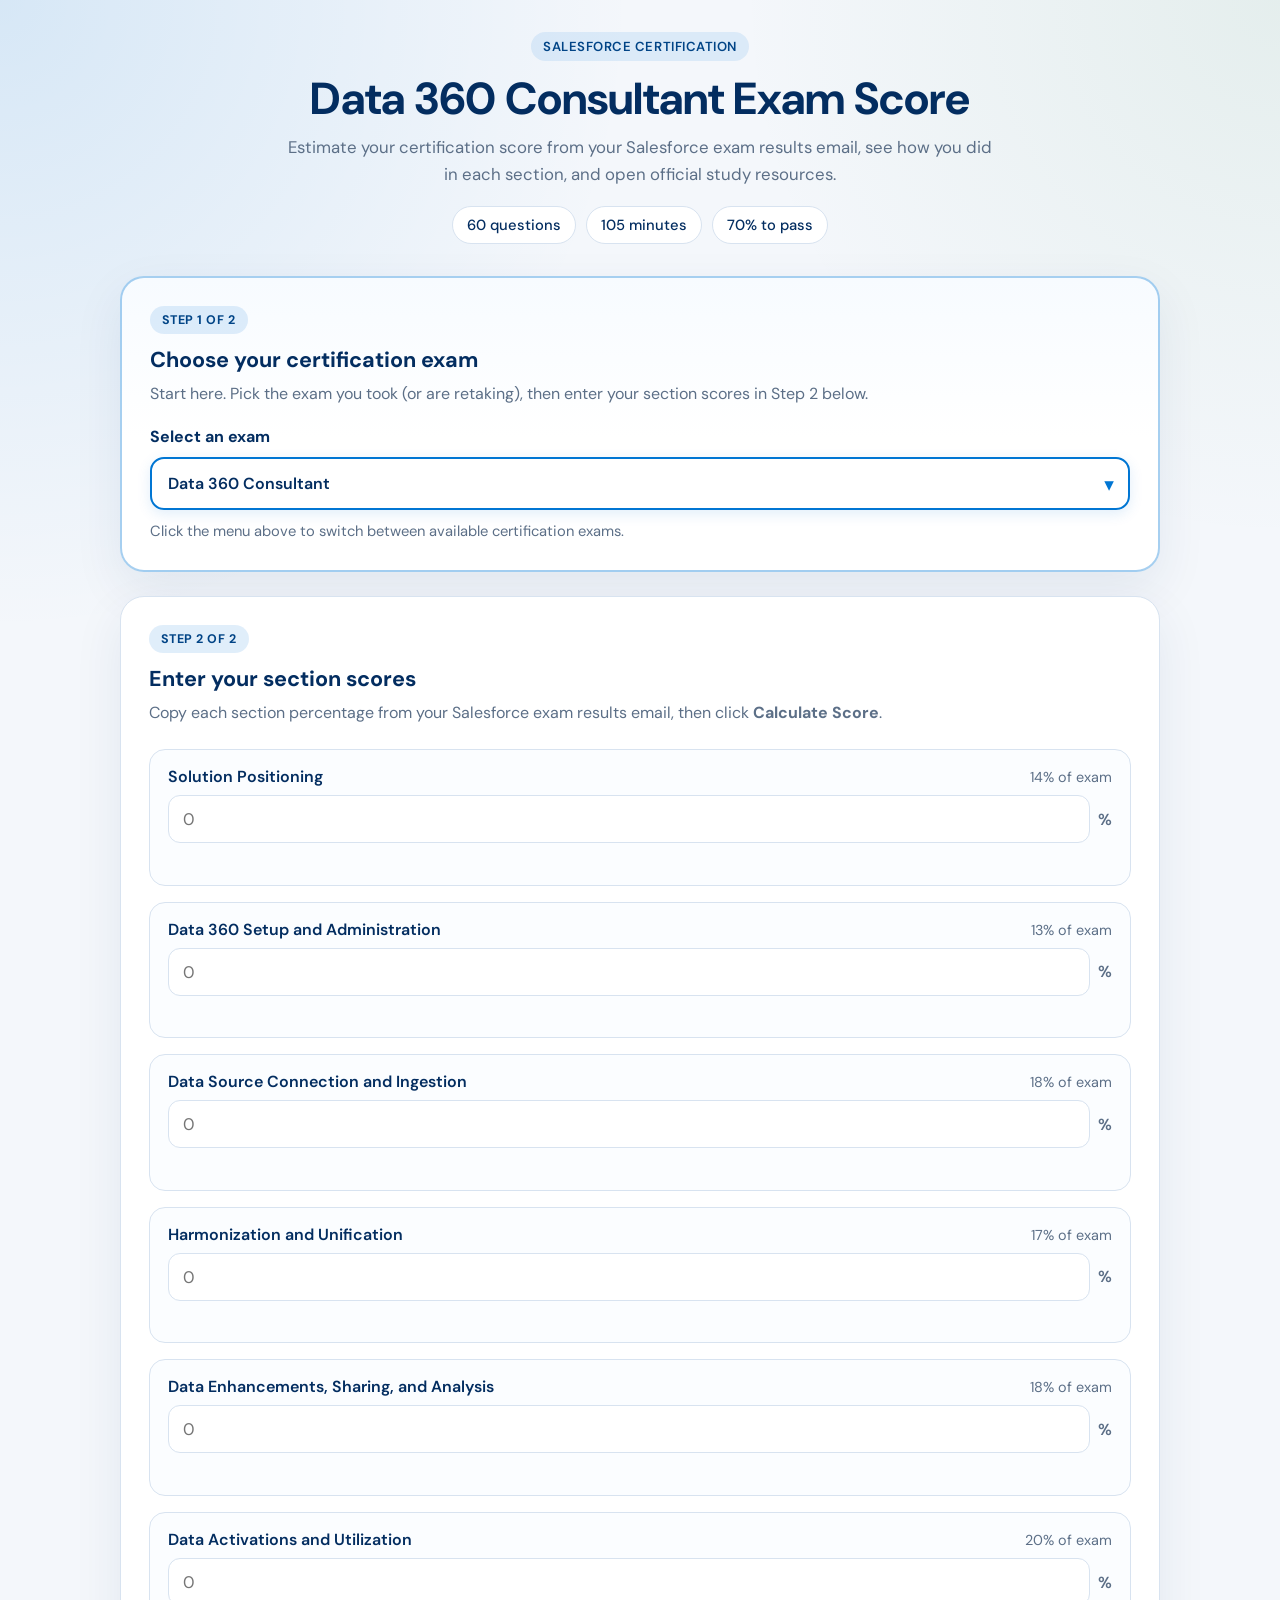
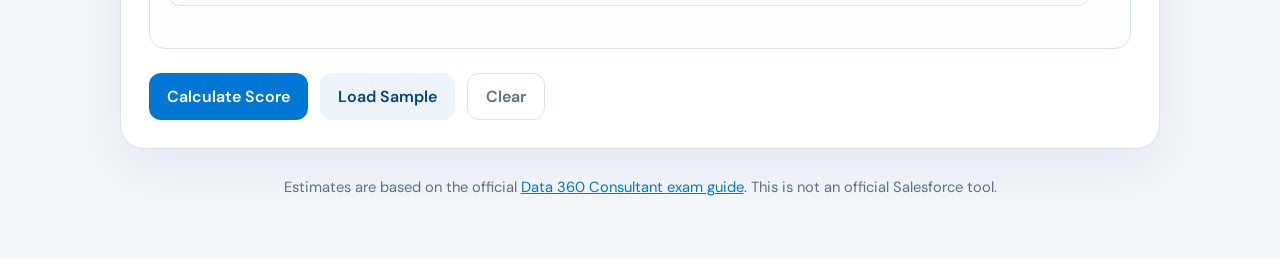
<file: index.html>
<!DOCTYPE html>
<html lang="en">
  <head>
    <meta charset="UTF-8" />
    <meta name="viewport" content="width=device-width, initial-scale=1.0" />
    <title>Salesforce Exam Score Calculator</title>
    <link rel="stylesheet" href="styles.css" />
    <link rel="preconnect" href="https://fonts.googleapis.com" />
    <link rel="preconnect" href="https://fonts.gstatic.com" crossorigin />
    <link
      href="https://fonts.googleapis.com/css2?family=DM+Sans:ital,opsz,wght@0,9..40,400;0,9..40,500;0,9..40,600;0,9..40,700;1,9..40,400&display=swap"
      rel="stylesheet"
    />
  </head>
  <body>
    <div class="page">
      <header class="hero">
        <div class="hero-badge">Salesforce Certification</div>
        <h1 id="hero-title">Salesforce Exam Score</h1>
        <p class="hero-subtitle">
          Estimate your certification score from your Salesforce exam results email,
          see how you did in each section, and open official study resources.
        </p>
        <div class="exam-meta" id="exam-meta"></div>
      </header>

      <main class="layout">
        <section class="card exam-picker-card" aria-labelledby="exam-picker-heading">
          <div class="step-badge">Step 1 of 2</div>
          <h2 id="exam-picker-heading" class="exam-picker-title">
            Choose your certification exam
          </h2>
          <p class="exam-picker-copy">
            Start here. Pick the exam you took (or are retaking), then enter your
            section scores in Step 2 below.
          </p>

          <label class="exam-select-label" for="exam-select">
            <span class="exam-select-label-text">Select an exam</span>
            <div class="exam-select-wrap">
              <select id="exam-select" class="exam-select" aria-describedby="exam-select-hint"></select>
              <span class="exam-select-chevron" aria-hidden="true">▾</span>
            </div>
          </label>
          <p id="exam-select-hint" class="exam-select-hint">
            Click the menu above to switch between available certification exams.
          </p>
        </section>

        <section class="card input-card">
          <div class="card-header">
            <div class="step-badge">Step 2 of 2</div>
            <h2>Enter your section scores</h2>
            <p>
              Copy each section percentage from your Salesforce exam results email,
              then click <strong>Calculate Score</strong>.
            </p>
          </div>

          <form id="score-form" novalidate>
            <div id="section-inputs" class="section-inputs"></div>

            <div class="form-actions">
              <button type="submit" class="btn btn-primary">
                Calculate Score
              </button>
              <button type="button" id="sample-btn" class="btn btn-secondary">
                Load Sample
              </button>
              <button type="button" id="clear-btn" class="btn btn-ghost">
                Clear
              </button>
            </div>
          </form>
        </section>

        <section id="results-card" class="card results-card hidden" aria-live="polite">
          <div class="card-header">
            <h2>Your Results</h2>
            <p id="results-subtitle">Estimated from your section percentages.</p>
          </div>

          <div class="score-legend" aria-label="Section score color guide">
            <span class="legend-item legend-weak">59% or below — needs focus</span>
            <span class="legend-item legend-mid">60–84% — getting there</span>
            <span class="legend-item legend-strong">85%+ — strong section</span>
          </div>

          <div class="overall-score">
            <div class="score-ring" id="score-ring">
              <svg viewBox="0 0 120 120" aria-hidden="true">
                <circle class="score-ring-track" cx="60" cy="60" r="52" />
                <circle class="score-ring-fill" id="score-ring-fill" cx="60" cy="60" r="52" />
              </svg>
              <div class="score-ring-label">
                <span class="score-value" id="overall-score">0%</span>
                <span class="score-caption">Overall Score</span>
              </div>
            </div>

            <div class="overall-details">
              <div id="pass-badge" class="pass-badge">Pass</div>
              <div class="stat-grid">
                <div class="stat">
                  <span class="stat-label">Passing Score</span>
                  <span class="stat-value" id="passing-score">70%</span>
                </div>
                <div class="stat">
                  <span class="stat-label">Est. Questions Correct</span>
                  <span class="stat-value" id="total-correct">0 / 60</span>
                </div>
                <div class="stat">
                  <span class="stat-label">Points From Passing</span>
                  <span class="stat-value" id="points-from-pass">0</span>
                </div>
              </div>
              <p id="result-message" class="result-message"></p>
            </div>
          </div>

          <div class="breakdown">
            <h3>Section Breakdown</h3>
            <p class="breakdown-copy">
              Sections appear in the same order as above. Each card is color-coded by
              your section score. Expand <strong>Official study resources</strong> on
              any section to see Help docs and Trailhead modules.
            </p>
            <div id="section-results" class="section-results"></div>
          </div>
        </section>
      </main>

      <footer class="footer">
        <p>
          Estimates are based on the official
          <a
            id="exam-guide-link"
            href="https://help.salesforce.com/s/articleView?id=005298940&type=1"
            target="_blank"
            rel="noopener noreferrer"
            >exam guide</a
          >. This is not an official Salesforce tool.
        </p>
      </footer>
    </div>

    <script src="exams.js"></script>
    <script src="app.js"></script>
  </body>
</html>
</file>
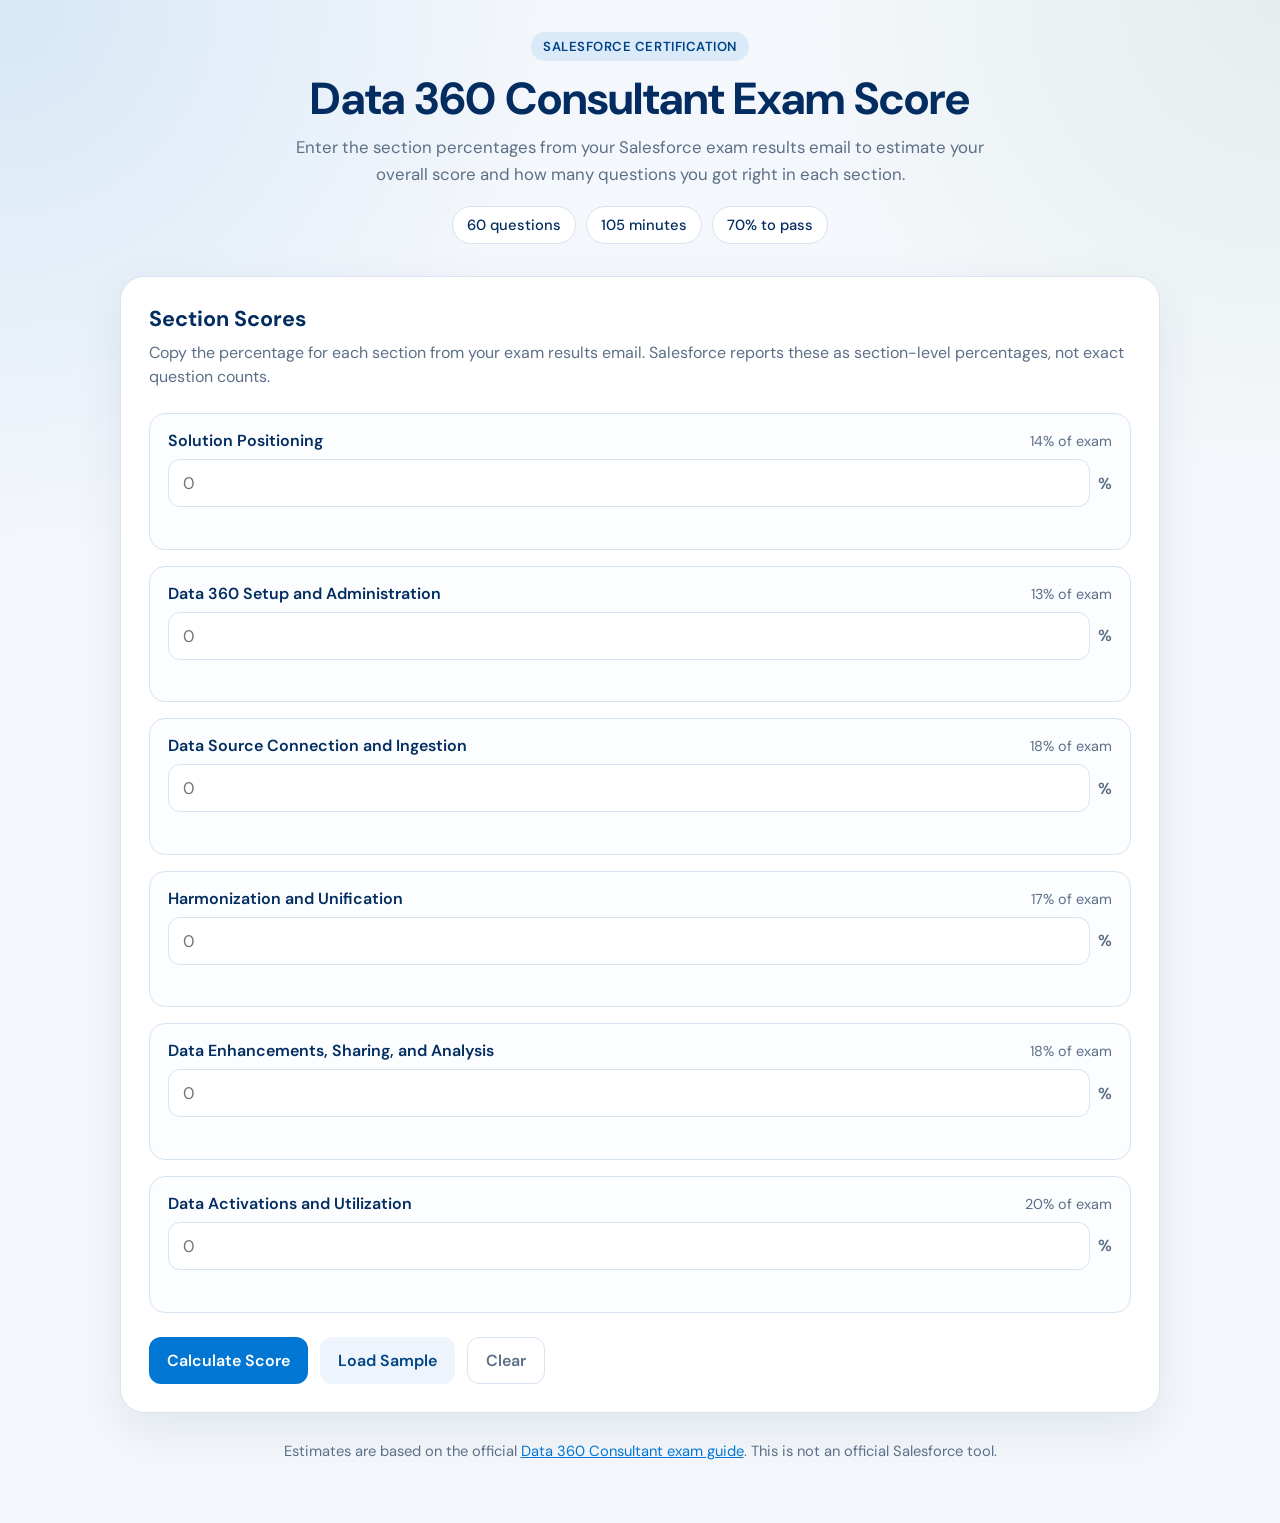
<file: standalone.html>
<!DOCTYPE html>
<html lang="en">
  <head>
    <meta charset="UTF-8" />
    <meta name="viewport" content="width=device-width, initial-scale=1.0" />
    <title>Data 360 Consultant Exam Score</title>
    <style>
:root {
  --bg: #f4f7fb;
  --surface: #ffffff;
  --text: #032d60;
  --text-muted: #5c6f87;
  --border: #d8e3f0;
  --primary: #0176d3;
  --primary-dark: #014486;
  --success: #2e844a;
  --success-soft: #e8f5ec;
  --danger: #ba0517;
  --danger-soft: #fde8ea;
  --ring-track: #e5edf7;
  --shadow: 0 18px 50px rgba(3, 45, 96, 0.08);
}

* {
  box-sizing: border-box;
}

body {
  margin: 0;
  font-family: "DM Sans", system-ui, sans-serif;
  color: var(--text);
  background:
    radial-gradient(circle at top left, rgba(1, 118, 211, 0.12), transparent 28%),
    radial-gradient(circle at top right, rgba(46, 132, 74, 0.08), transparent 24%),
    var(--bg);
}

a {
  color: var(--primary);
}

.page {
  max-width: 1080px;
  margin: 0 auto;
  padding: 32px 20px 48px;
}

.hero {
  text-align: center;
  margin-bottom: 32px;
}

.hero-badge {
  display: inline-block;
  padding: 6px 12px;
  border-radius: 999px;
  background: rgba(1, 118, 211, 0.1);
  color: var(--primary-dark);
  font-size: 0.82rem;
  font-weight: 600;
  letter-spacing: 0.04em;
  text-transform: uppercase;
}

.hero h1 {
  margin: 14px 0 10px;
  font-size: clamp(2rem, 4vw, 2.8rem);
  line-height: 1.1;
}

.hero-subtitle {
  max-width: 720px;
  margin: 0 auto;
  color: var(--text-muted);
  font-size: 1.05rem;
  line-height: 1.6;
}

.exam-meta {
  display: flex;
  justify-content: center;
  flex-wrap: wrap;
  gap: 10px;
  margin-top: 18px;
}

.exam-meta span {
  padding: 8px 14px;
  border-radius: 999px;
  background: var(--surface);
  border: 1px solid var(--border);
  font-size: 0.92rem;
  font-weight: 500;
}

.layout {
  display: grid;
  gap: 24px;
}

.card {
  background: var(--surface);
  border: 1px solid var(--border);
  border-radius: 24px;
  box-shadow: var(--shadow);
  padding: 28px;
}

.card-header h2,
.breakdown h3 {
  margin: 0 0 8px;
  font-size: 1.35rem;
}

.card-header p,
.breakdown p {
  margin: 0;
  color: var(--text-muted);
  line-height: 1.5;
}

.section-inputs {
  display: grid;
  gap: 16px;
  margin-top: 24px;
}

.section-input {
  display: grid;
  gap: 8px;
  padding: 16px 18px;
  border: 1px solid var(--border);
  border-radius: 16px;
  background: #fbfdff;
}

.section-input-copy {
  display: flex;
  justify-content: space-between;
  gap: 12px;
  align-items: baseline;
}

.section-input-name {
  font-weight: 600;
}

.section-input-weight {
  color: var(--text-muted);
  font-size: 0.9rem;
  white-space: nowrap;
}

.section-input-field {
  display: flex;
  align-items: center;
  gap: 8px;
}

.section-input-field input {
  width: 100%;
  border: 1px solid var(--border);
  border-radius: 12px;
  padding: 12px 14px;
  font: inherit;
  font-size: 1.05rem;
  color: var(--text);
  background: var(--surface);
}

.section-input-field input:focus {
  outline: 2px solid rgba(1, 118, 211, 0.25);
  border-color: var(--primary);
}

.input-suffix {
  color: var(--text-muted);
  font-weight: 600;
}

.field-error {
  min-height: 1.1rem;
  color: var(--danger);
  font-size: 0.88rem;
}

.form-actions {
  display: flex;
  flex-wrap: wrap;
  gap: 12px;
  margin-top: 24px;
}

.btn {
  border: none;
  border-radius: 12px;
  padding: 12px 18px;
  font: inherit;
  font-weight: 600;
  cursor: pointer;
  transition: transform 0.15s ease, background 0.15s ease;
}

.btn:hover {
  transform: translateY(-1px);
}

.btn-primary {
  background: var(--primary);
  color: white;
}

.btn-primary:hover {
  background: var(--primary-dark);
}

.btn-secondary {
  background: #eef4fb;
  color: var(--primary-dark);
}

.btn-ghost {
  background: transparent;
  color: var(--text-muted);
  border: 1px solid var(--border);
}

.hidden {
  display: none;
}

.overall-score {
  display: grid;
  grid-template-columns: 180px 1fr;
  gap: 28px;
  align-items: center;
  margin-top: 24px;
}

.score-ring {
  position: relative;
  width: 180px;
  height: 180px;
}

.score-ring svg {
  width: 100%;
  height: 100%;
  transform: rotate(-90deg);
}

.score-ring-track,
.score-ring-fill {
  fill: none;
  stroke-width: 10;
}

.score-ring-track {
  stroke: var(--ring-track);
}

.score-ring-fill {
  stroke: var(--primary);
  stroke-linecap: round;
  transition: stroke-dashoffset 0.5s ease;
}

.score-ring-label {
  position: absolute;
  inset: 0;
  display: flex;
  flex-direction: column;
  align-items: center;
  justify-content: center;
}

.score-value {
  font-size: 2rem;
  font-weight: 700;
}

.score-caption {
  color: var(--text-muted);
  font-size: 0.9rem;
}

.pass-badge {
  display: inline-flex;
  align-items: center;
  padding: 8px 14px;
  border-radius: 999px;
  font-weight: 700;
  margin-bottom: 16px;
}

.pass-badge.pass {
  background: var(--success-soft);
  color: var(--success);
}

.pass-badge.fail {
  background: var(--danger-soft);
  color: var(--danger);
}

.stat-grid {
  display: grid;
  grid-template-columns: repeat(3, minmax(0, 1fr));
  gap: 12px;
}

.stat {
  padding: 14px;
  border-radius: 14px;
  background: #f8fbff;
  border: 1px solid var(--border);
}

.stat-label {
  display: block;
  color: var(--text-muted);
  font-size: 0.86rem;
  margin-bottom: 6px;
}

.stat-value {
  font-size: 1.2rem;
  font-weight: 700;
}

.result-message {
  margin: 18px 0 0;
  color: var(--text-muted);
  line-height: 1.5;
}

.breakdown {
  margin-top: 28px;
}

.breakdown-copy {
  margin: 0 0 4px;
  color: var(--text-muted);
  line-height: 1.5;
}

.section-results {
  display: grid;
  gap: 14px;
  margin-top: 16px;
}

.section-result {
  padding: 18px;
  border-radius: 16px;
  border: 1px solid var(--border);
  background: #fbfdff;
}

.section-result-header {
  display: flex;
  justify-content: space-between;
  gap: 16px;
  align-items: start;
}

.section-result-header h4 {
  margin: 0 0 4px;
  font-size: 1rem;
}

.section-result-header p {
  margin: 0;
  color: var(--text-muted);
  font-size: 0.9rem;
}

.section-result-score {
  text-align: right;
}

.section-result-score span {
  display: block;
  font-size: 1.35rem;
  font-weight: 700;
}

.section-result-score small {
  color: var(--text-muted);
}

.progress-bar {
  height: 10px;
  margin-top: 14px;
  border-radius: 999px;
  background: var(--ring-track);
  overflow: hidden;
}

.progress-fill {
  height: 100%;
  border-radius: inherit;
  background: linear-gradient(90deg, var(--primary), #3ba0ff);
}

.section-result-footer {
  display: flex;
  justify-content: space-between;
  gap: 12px;
  margin-top: 10px;
  color: var(--text-muted);
  font-size: 0.88rem;
}

.study-resources {
  margin-top: 16px;
  padding-top: 16px;
  border-top: 1px solid var(--border);
}

.study-resources-priority {
  background: #f3f8ff;
  margin: 16px -18px -18px;
  padding: 16px 18px 18px;
  border-top: 1px solid #c9dcf3;
  border-radius: 0 0 16px 16px;
}

.study-resources-header {
  display: flex;
  align-items: center;
  justify-content: space-between;
  gap: 12px;
  margin-bottom: 10px;
}

.study-resources-title {
  font-size: 0.92rem;
  font-weight: 700;
  color: var(--text);
}

.study-resources-badge {
  padding: 4px 10px;
  border-radius: 999px;
  background: rgba(1, 118, 211, 0.12);
  color: var(--primary-dark);
  font-size: 0.78rem;
  font-weight: 700;
  text-transform: uppercase;
  letter-spacing: 0.03em;
}

.study-link-list {
  list-style: none;
  margin: 0;
  padding: 0;
  display: grid;
  gap: 8px;
}

.study-link {
  display: flex;
  align-items: center;
  justify-content: space-between;
  gap: 12px;
  padding: 10px 12px;
  border: 1px solid var(--border);
  border-radius: 12px;
  background: var(--surface);
  color: var(--text);
  text-decoration: none;
  transition: border-color 0.15s ease, background 0.15s ease, transform 0.15s ease;
}

.study-link:hover {
  border-color: var(--primary);
  background: #f7fbff;
  transform: translateX(2px);
}

.study-link-label {
  font-size: 0.92rem;
  font-weight: 600;
}

.study-link-source {
  flex-shrink: 0;
  padding: 4px 8px;
  border-radius: 999px;
  background: #eef4fb;
  color: var(--primary-dark);
  font-size: 0.75rem;
  font-weight: 700;
}

.footer {
  margin-top: 28px;
  text-align: center;
  color: var(--text-muted);
  font-size: 0.92rem;
}

@media (max-width: 760px) {
  .overall-score,
  .stat-grid {
    grid-template-columns: 1fr;
  }

  .score-ring {
    margin: 0 auto;
  }

  .section-input-copy {
    flex-direction: column;
    align-items: flex-start;
  }

  .section-result-header,
  .section-result-footer {
    flex-direction: column;
  }

  .section-result-score {
    text-align: left;
  }
}
</style>
    <link rel="preconnect" href="https://fonts.googleapis.com" />
    <link rel="preconnect" href="https://fonts.gstatic.com" crossorigin />
    <link
      href="https://fonts.googleapis.com/css2?family=DM+Sans:ital,opsz,wght@0,9..40,400;0,9..40,500;0,9..40,600;0,9..40,700;1,9..40,400&display=swap"
      rel="stylesheet"
    />
  </head>
  <body>
    <div class="page">
      <header class="hero">
        <div class="hero-badge">Salesforce Certification</div>
        <h1>Data 360 Consultant Exam Score</h1>
        <p class="hero-subtitle">
          Enter the section percentages from your Salesforce exam results email to
          estimate your overall score and how many questions you got right in each
          section.
        </p>
        <div class="exam-meta">
          <span>60 questions</span>
          <span>105 minutes</span>
          <span>70% to pass</span>
        </div>
      </header>

      <main class="layout">
        <section class="card input-card">
          <div class="card-header">
            <h2>Section Scores</h2>
            <p>
              Copy the percentage for each section from your exam results email.
              Salesforce reports these as section-level percentages, not exact
              question counts.
            </p>
          </div>

          <form id="score-form" novalidate>
            <div id="section-inputs" class="section-inputs"></div>

            <div class="form-actions">
              <button type="submit" class="btn btn-primary">
                Calculate Score
              </button>
              <button type="button" id="sample-btn" class="btn btn-secondary">
                Load Sample
              </button>
              <button type="button" id="clear-btn" class="btn btn-ghost">
                Clear
              </button>
            </div>
          </form>
        </section>

        <section id="results-card" class="card results-card hidden" aria-live="polite">
          <div class="card-header">
            <h2>Your Results</h2>
            <p id="results-subtitle">Estimated from your section percentages.</p>
          </div>

          <div class="overall-score">
            <div class="score-ring" id="score-ring">
              <svg viewBox="0 0 120 120" aria-hidden="true">
                <circle class="score-ring-track" cx="60" cy="60" r="52" />
                <circle class="score-ring-fill" id="score-ring-fill" cx="60" cy="60" r="52" />
              </svg>
              <div class="score-ring-label">
                <span class="score-value" id="overall-score">0%</span>
                <span class="score-caption">Overall Score</span>
              </div>
            </div>

            <div class="overall-details">
              <div id="pass-badge" class="pass-badge">Pass</div>
              <div class="stat-grid">
                <div class="stat">
                  <span class="stat-label">Passing Score</span>
                  <span class="stat-value">70%</span>
                </div>
                <div class="stat">
                  <span class="stat-label">Est. Questions Correct</span>
                  <span class="stat-value" id="total-correct">0 / 60</span>
                </div>
                <div class="stat">
                  <span class="stat-label">Points From Passing</span>
                  <span class="stat-value" id="points-from-pass">0</span>
                </div>
              </div>
              <p id="result-message" class="result-message"></p>
            </div>
          </div>

          <div class="breakdown">
            <h3>Section Breakdown</h3>
            <p class="breakdown-copy">
              Sections are ordered by room to improve. Each section includes links
              to official Salesforce Help articles and Trailhead modules for that
              topic.
            </p>
            <div id="section-results" class="section-results"></div>
          </div>
        </section>
      </main>

      <footer class="footer">
        <p>
          Estimates are based on the official
          <a
            href="https://help.salesforce.com/s/articleView?id=005298940&type=1"
            target="_blank"
            rel="noopener noreferrer"
            >Data 360 Consultant exam guide</a
          >. This is not an official Salesforce tool.
        </p>
      </footer>
    </div>

    <script>
const EXAM = {
  name: "Data 360 Consultant",
  questionCount: 60,
  passingScore: 70,
  sections: {
    "Solution Positioning": 14,
    "Data 360 Setup and Administration": 13,
    "Data Source Connection and Ingestion": 18,
    "Harmonization and Unification": 17,
    "Data Enhancements, Sharing, and Analysis": 18,
    "Data Activations and Utilization": 20,
  },
};

const STUDY_RESOURCES = {
  "Solution Positioning": [
    {
      label: "Data 360 Overview",
      url: "https://help.salesforce.com/s/articleView?id=data.c360_a_data_cloud.htm&type=5",
      source: "Help",
    },
    {
      label: "Product Considerations",
      url: "https://help.salesforce.com/s/articleView?id=data.c360_a_product_considerations.htm&type=5",
      source: "Help",
    },
    {
      label: "Architecture Strategy",
      url: "https://help.salesforce.com/s/articleView?id=data.c360_a_data_cloud_architecture_strategy.htm&type=5",
      source: "Help",
    },
    {
      label: "Customer 360 Data Model",
      url: "https://help.salesforce.com/s/articleView?id=data.c360_a_customer360_lm.htm&type=5",
      source: "Help",
    },
    {
      label: "Prepare for the Data 360 Consultant Exam",
      url: "https://trailhead.salesforce.com/content/learn/trails/prepare-for-your-salesforce-data-360-consultant-exam",
      source: "Trailhead",
    },
  ],
  "Data 360 Setup and Administration": [
    {
      label: "Set Up and Provision Data 360",
      url: "https://help.salesforce.com/s/articleView?id=data.c360_a_setup_provision.htm&type=5",
      source: "Help",
    },
    {
      label: "User Permissions",
      url: "https://help.salesforce.com/s/articleView?id=data.c360_a_userpermissions.htm&type=5",
      source: "Help",
    },
    {
      label: "Sandbox Considerations",
      url: "https://help.salesforce.com/s/articleView?id=data.c360_a_data_cloud_sandbox_consideration.htm&type=5",
      source: "Help",
    },
    {
      label: "Limits and Guidelines",
      url: "https://help.salesforce.com/s/articleView?id=sf.c360_a_limits_and_guidelines.htm&type=5",
      source: "Help",
    },
    {
      label: "Deploy and Validate Data 360 Configurations",
      url: "https://trailhead.salesforce.com/content/learn/modules/data-360-sandboxes/deploy-and-validate-your-data-360-configurations",
      source: "Trailhead",
    },
  ],
  "Data Source Connection and Ingestion": [
    {
      label: "Data Streams",
      url: "https://help.salesforce.com/s/articleView?id=data.c360_a_data_streams.htm&type=5",
      source: "Help",
    },
    {
      label: "Connection Tasks",
      url: "https://help.salesforce.com/s/articleView?id=sf.c360_a_connection_tasks.htm&type=5",
      source: "Help",
    },
    {
      label: "Data 360 Glossary",
      url: "https://help.salesforce.com/s/articleView?id=data.c360_a_glossary_guide.htm&type=5",
      source: "Help",
    },
    {
      label: "Connect and Ingest Data",
      url: "https://trailhead.salesforce.com/content/learn/modules/data-cloud-connect-and-unify",
      source: "Trailhead",
    },
    {
      label: "Explore Setup to Activation Trail",
      url: "https://trailhead.salesforce.com/content/learn/trails/data-cloud-explore-setup-to-activation",
      source: "Trailhead",
    },
  ],
  "Harmonization and Unification": [
    {
      label: "Identity Resolution",
      url: "https://help.salesforce.com/s/articleView?id=data.c360_a_identity_resolution.htm&type=5",
      source: "Help",
    },
    {
      label: "Unified and Link Objects",
      url: "https://help.salesforce.com/s/articleView?id=data.c360_a_identity_resolution_data_modeling_unified_and_link_objects.htm&type=5",
      source: "Help",
    },
    {
      label: "Customer 360 Data Model Objects",
      url: "https://help.salesforce.com/s/articleView?id=data.c360_a_c360datamodel.htm&type=5",
      source: "Help",
    },
    {
      label: "Map and Unify Data",
      url: "https://trailhead.salesforce.com/content/learn/modules/data-cloud-connect-and-unify/map-and-unify-data",
      source: "Trailhead",
    },
    {
      label: "Configure Identity Resolution Rules",
      url: "https://trailhead.salesforce.com/content/learn/modules/data-and-identity-in-salesforce-cdp/configure-identity-resolution-rules",
      source: "Trailhead",
    },
  ],
  "Data Enhancements, Sharing, and Analysis": [
    {
      label: "Data Governance Capabilities",
      url: "https://help.salesforce.com/s/articleView?id=data.c360_a_data_gov_capabilities.htm&type=5",
      source: "Help",
    },
    {
      label: "Data Shares",
      url: "https://help.salesforce.com/s/articleView?id=data.c360_a_data_shares.htm&type=5",
      source: "Help",
    },
    {
      label: "Calculated Insights in Segments",
      url: "https://help.salesforce.com/s/articleView?id=data.c360_a_calculated_insights_in_segments.htm&type=5",
      source: "Help",
    },
    {
      label: "Business Intelligence and Analytics",
      url: "https://help.salesforce.com/s/articleView?id=data.c360_a_business_intelligence_analytics.htm&type=5",
      source: "Help",
    },
    {
      label: "Create a Calculated Insight",
      url: "https://trailhead.salesforce.com/content/learn/projects/explore-data-cloud-core-functionality/create-an-insight",
      source: "Trailhead",
    },
  ],
  "Data Activations and Utilization": [
    {
      label: "Segments",
      url: "https://help.salesforce.com/s/articleView?id=data.c360_a_segments.htm&type=5",
      source: "Help",
    },
    {
      label: "Segmentation Interface",
      url: "https://help.salesforce.com/s/articleView?id=data.c360_a_segmentation_interface.htm&type=5",
      source: "Help",
    },
    {
      label: "Activation for a Segment",
      url: "https://help.salesforce.com/s/articleView?id=data.c360_a_activation_for_a_segment.htm&type=5",
      source: "Help",
    },
    {
      label: "Data Actions",
      url: "https://help.salesforce.com/s/articleView?id=data.c360_a_data_actions_cdp.htm&type=5",
      source: "Help",
    },
    {
      label: "Customer 360 Audiences Segmentation",
      url: "https://trailhead.salesforce.com/content/learn/modules/customer-360-audiences-segmentation",
      source: "Trailhead",
    },
  ],
};

const SAMPLE_SCORES = {
  "Solution Positioning": 78,
  "Data 360 Setup and Administration": 65,
  "Data Source Connection and Ingestion": 82,
  "Harmonization and Unification": 58,
  "Data Enhancements, Sharing, and Analysis": 71,
  "Data Activations and Utilization": 74,
};

function distributeQuestions(totalQuestions, weights) {
  const entries = Object.entries(weights);
  const buckets = entries.map(([name, weight]) => {
    const exact = (weight / 100) * totalQuestions;
    return { name, weight, exact, count: Math.floor(exact) };
  });

  let assigned = buckets.reduce((sum, bucket) => sum + bucket.count, 0);
  const remaining = totalQuestions - assigned;

  buckets
    .slice()
    .sort((a, b) => b.exact - b.count - (a.exact - a.count))
    .slice(0, remaining)
    .forEach((bucket) => {
      buckets.find((item) => item.name === bucket.name).count += 1;
    });

  return Object.fromEntries(buckets.map((bucket) => [bucket.name, bucket.count]));
}

function computeWeightedScore(scores, weights) {
  let total = 0;
  for (const [name, weight] of Object.entries(weights)) {
    const value = scores[name];
    if (value === undefined || Number.isNaN(value)) continue;
    total += value * weight * 0.01;
  }
  return Math.round(total);
}

function estimateCorrect(scorePercent, questionCount) {
  return Math.round((scorePercent / 100) * questionCount);
}

function buildSectionResults(scores) {
  const questionMap = distributeQuestions(EXAM.questionCount, EXAM.sections);

  return Object.entries(EXAM.sections).map(([name, weight]) => {
    const sectionQuestions = questionMap[name];
    const sectionScore = scores[name] ?? 0;
    const correct = estimateCorrect(sectionScore, sectionQuestions);

    return {
      name,
      weight,
      sectionQuestions,
      sectionScore,
      correct,
      weightedPoints: Math.round(sectionScore * weight * 0.01),
      roomToImprove: (weight * (100 - sectionScore)) / 100,
    };
  });
}

function messageForScore(finalScore, passingScore) {
  if (finalScore >= passingScore) {
    return "You are in passing territory based on this estimate. Nice work!";
  }

  const gap = passingScore - finalScore;
  if (gap <= 4) {
    return "You are very close. A focused review of your weakest sections could push you over the line.";
  }
  if (gap <= 9) {
    return "You are making progress. Prioritize the highest-weight sections where your score is lowest.";
  }
  return "Use the section breakdown below to target your study plan around the topics with the most room to improve.";
}

const sectionInputs = document.getElementById("section-inputs");
const scoreForm = document.getElementById("score-form");
const resultsCard = document.getElementById("results-card");
const overallScoreEl = document.getElementById("overall-score");
const totalCorrectEl = document.getElementById("total-correct");
const pointsFromPassEl = document.getElementById("points-from-pass");
const passBadgeEl = document.getElementById("pass-badge");
const resultMessageEl = document.getElementById("result-message");
const sectionResultsEl = document.getElementById("section-results");
const scoreRingFill = document.getElementById("score-ring-fill");

function renderInputs(values = {}) {
  sectionInputs.innerHTML = Object.entries(EXAM.sections)
    .map(
      ([name, weight]) => `
        <label class="section-input" for="${slugify(name)}">
          <div class="section-input-copy">
            <span class="section-input-name">${name}</span>
            <span class="section-input-weight">${weight}% of exam</span>
          </div>
          <div class="section-input-field">
            <input
              id="${slugify(name)}"
              name="${name}"
              type="number"
              min="0"
              max="100"
              step="1"
              inputmode="numeric"
              placeholder="0"
              value="${values[name] ?? ""}"
              required
            />
            <span class="input-suffix">%</span>
          </div>
          <span class="field-error" data-error-for="${slugify(name)}"></span>
        </label>
      `,
    )
    .join("");
}

function slugify(value) {
  return value.toLowerCase().replace(/[^a-z0-9]+/g, "-");
}

function readScores() {
  const scores = {};
  for (const name of Object.keys(EXAM.sections)) {
    const input = scoreForm.elements[name];
    scores[name] = input.value === "" ? NaN : Number(input.value);
  }
  return scores;
}

function validateScores(scores) {
  let valid = true;

  for (const [name, value] of Object.entries(scores)) {
    const errorEl = document.querySelector(`[data-error-for="${slugify(name)}"]`);
    if (Number.isNaN(value)) {
      errorEl.textContent = "Enter a percentage.";
      valid = false;
      continue;
    }
    if (value < 0 || value > 100) {
      errorEl.textContent = "Use a value between 0 and 100.";
      valid = false;
      continue;
    }
    errorEl.textContent = "";
  }

  return valid;
}

function updateScoreRing(score) {
  const circumference = 2 * Math.PI * 52;
  const progress = Math.max(0, Math.min(score, 100)) / 100;
  scoreRingFill.style.strokeDasharray = `${circumference}`;
  scoreRingFill.style.strokeDashoffset = `${circumference * (1 - progress)}`;
}

function renderStudyLinks(sectionName, sectionScore) {
  const resources = STUDY_RESOURCES[sectionName] ?? [];
  const needsStudy = sectionScore < EXAM.passingScore;

  return `
    <div class="study-resources ${needsStudy ? "study-resources-priority" : ""}">
      <div class="study-resources-header">
        <span class="study-resources-title">Official Study Resources</span>
        ${
          needsStudy
            ? '<span class="study-resources-badge">Focus here</span>'
            : ""
        }
      </div>
      <ul class="study-link-list">
        ${resources
          .map(
            (resource) => `
              <li>
                <a
                  href="${resource.url}"
                  target="_blank"
                  rel="noopener noreferrer"
                  class="study-link"
                >
                  <span class="study-link-label">${resource.label}</span>
                  <span class="study-link-source">${resource.source}</span>
                </a>
              </li>
            `,
          )
          .join("")}
      </ul>
    </div>
  `;
}

function renderResults(scores) {
  const overall = computeWeightedScore(scores, EXAM.sections);
  const sections = buildSectionResults(scores);
  const totalCorrect = sections.reduce((sum, section) => sum + section.correct, 0);
  const passed = overall >= EXAM.passingScore;
  const pointsFromPass = overall - EXAM.passingScore;

  overallScoreEl.textContent = `${overall}%`;
  totalCorrectEl.textContent = `${totalCorrect} / ${EXAM.questionCount}`;
  pointsFromPassEl.textContent =
    pointsFromPass >= 0 ? `+${pointsFromPass}` : `${pointsFromPass}`;
  passBadgeEl.textContent = passed ? "Pass" : "Not Yet Passing";
  passBadgeEl.className = `pass-badge ${passed ? "pass" : "fail"}`;
  resultMessageEl.textContent = messageForScore(overall, EXAM.passingScore);
  updateScoreRing(overall);

  sectionResultsEl.innerHTML = sections
    .sort((a, b) => b.roomToImprove - a.roomToImprove)
    .map(
      (section) => `
        <article class="section-result">
          <div class="section-result-header">
            <div>
              <h4>${section.name}</h4>
              <p>${section.weight}% weight · ${section.sectionQuestions} questions</p>
            </div>
            <div class="section-result-score">
              <span>${section.sectionScore}%</span>
              <small>${section.correct}/${section.sectionQuestions} correct</small>
            </div>
          </div>
          <div class="progress-bar" aria-hidden="true">
            <div class="progress-fill" style="width: ${section.sectionScore}%"></div>
          </div>
          <div class="section-result-footer">
            <span>${section.weightedPoints} weighted points earned</span>
            <span>${section.roomToImprove.toFixed(1)} pts still available</span>
          </div>
          ${renderStudyLinks(section.name, section.sectionScore)}
        </article>
      `,
    )
    .join("");

  resultsCard.classList.remove("hidden");
  resultsCard.scrollIntoView({ behavior: "smooth", block: "nearest" });
}

scoreForm.addEventListener("submit", (event) => {
  event.preventDefault();
  const scores = readScores();
  if (!validateScores(scores)) return;
  renderResults(scores);
});

document.getElementById("sample-btn").addEventListener("click", () => {
  renderInputs(SAMPLE_SCORES);
  renderResults(SAMPLE_SCORES);
});

document.getElementById("clear-btn").addEventListener("click", () => {
  renderInputs();
  resultsCard.classList.add("hidden");
});

renderInputs();
</script>
  </body>
</html>
</file>
<file: styles.css>
:root {
  --bg: #f4f7fb;
  --surface: #ffffff;
  --text: #032d60;
  --text-muted: #5c6f87;
  --border: #d8e3f0;
  --primary: #0176d3;
  --primary-dark: #014486;
  --success: #2e844a;
  --success-soft: #e8f5ec;
  --danger: #ba0517;
  --danger-soft: #fde8ea;
  --ring-track: #e5edf7;
  --shadow: 0 18px 50px rgba(3, 45, 96, 0.08);
}

* {
  box-sizing: border-box;
}

body {
  margin: 0;
  font-family: "DM Sans", system-ui, sans-serif;
  color: var(--text);
  background:
    radial-gradient(circle at top left, rgba(1, 118, 211, 0.12), transparent 28%),
    radial-gradient(circle at top right, rgba(46, 132, 74, 0.08), transparent 24%),
    var(--bg);
}

a {
  color: var(--primary);
}

.page {
  max-width: 1080px;
  margin: 0 auto;
  padding: 32px 20px 48px;
}

.hero {
  text-align: center;
  margin-bottom: 32px;
}

.hero-badge {
  display: inline-block;
  padding: 6px 12px;
  border-radius: 999px;
  background: rgba(1, 118, 211, 0.1);
  color: var(--primary-dark);
  font-size: 0.82rem;
  font-weight: 600;
  letter-spacing: 0.04em;
  text-transform: uppercase;
}

.hero h1 {
  margin: 14px 0 10px;
  font-size: clamp(2rem, 4vw, 2.8rem);
  line-height: 1.1;
}

.hero-subtitle {
  max-width: 720px;
  margin: 0 auto;
  color: var(--text-muted);
  font-size: 1.05rem;
  line-height: 1.6;
}

.exam-meta {
  display: flex;
  justify-content: center;
  flex-wrap: wrap;
  gap: 10px;
  margin-top: 18px;
}

.exam-meta span {
  padding: 8px 14px;
  border-radius: 999px;
  background: var(--surface);
  border: 1px solid var(--border);
  font-size: 0.92rem;
  font-weight: 500;
}

.layout {
  display: grid;
  gap: 24px;
}

.card {
  background: var(--surface);
  border: 1px solid var(--border);
  border-radius: 24px;
  box-shadow: var(--shadow);
  padding: 28px;
}

.card-header h2,
.breakdown h3 {
  margin: 0 0 8px;
  font-size: 1.35rem;
}

.card-header p,
.breakdown p {
  margin: 0;
  color: var(--text-muted);
  line-height: 1.5;
}

.step-badge {
  display: inline-block;
  padding: 6px 12px;
  border-radius: 999px;
  background: rgba(1, 118, 211, 0.12);
  color: var(--primary-dark);
  font-size: 0.78rem;
  font-weight: 700;
  letter-spacing: 0.04em;
  text-transform: uppercase;
  margin-bottom: 12px;
}

.exam-picker-card {
  border: 2px solid rgba(1, 118, 211, 0.35);
  background: linear-gradient(180deg, #f7fbff 0%, var(--surface) 55%);
}

.exam-picker-title {
  margin: 0 0 8px;
  font-size: 1.35rem;
}

.exam-picker-copy {
  margin: 0;
  color: var(--text-muted);
  line-height: 1.5;
}

.exam-select-label {
  display: grid;
  gap: 10px;
  margin-top: 20px;
}

.exam-select-label-text {
  font-weight: 700;
  font-size: 1rem;
}

.exam-select-wrap {
  position: relative;
}

.exam-select {
  width: 100%;
  border: 1px solid var(--border);
  border-radius: 12px;
  padding: 12px 14px;
  font: inherit;
  font-size: 1rem;
  color: var(--text);
  background: var(--surface);
}

.exam-select-wrap .exam-select {
  appearance: none;
  -webkit-appearance: none;
  padding: 14px 44px 14px 16px;
  border: 2px solid var(--primary);
  border-radius: 14px;
  font-weight: 600;
  cursor: pointer;
  box-shadow: 0 4px 14px rgba(1, 118, 211, 0.12);
}

.exam-select-wrap .exam-select:hover {
  border-color: var(--primary-dark);
  background: #f7fbff;
}

.exam-select-chevron {
  position: absolute;
  right: 16px;
  top: 50%;
  transform: translateY(-50%);
  pointer-events: none;
  color: var(--primary);
  font-size: 1.2rem;
  font-weight: 700;
}

.exam-select-hint {
  margin: 10px 0 0;
  color: var(--text-muted);
  font-size: 0.92rem;
  line-height: 1.5;
}

.exam-select:focus {
  outline: 2px solid rgba(1, 118, 211, 0.25);
  border-color: var(--primary);
}

.section-inputs {
  display: grid;
  gap: 16px;
  margin-top: 24px;
}

.section-input {
  display: grid;
  gap: 8px;
  padding: 16px 18px;
  border: 1px solid var(--border);
  border-radius: 16px;
  background: #fbfdff;
}

.section-input-copy {
  display: flex;
  justify-content: space-between;
  gap: 12px;
  align-items: baseline;
}

.section-input-name {
  font-weight: 600;
}

.section-input-weight {
  color: var(--text-muted);
  font-size: 0.9rem;
  white-space: nowrap;
}

.section-input-field {
  display: flex;
  align-items: center;
  gap: 8px;
}

.section-input-field input {
  width: 100%;
  border: 1px solid var(--border);
  border-radius: 12px;
  padding: 12px 14px;
  font: inherit;
  font-size: 1.05rem;
  color: var(--text);
  background: var(--surface);
}

.section-input-field input:focus {
  outline: 2px solid rgba(1, 118, 211, 0.25);
  border-color: var(--primary);
}

.input-suffix {
  color: var(--text-muted);
  font-weight: 600;
}

.field-error {
  min-height: 1.1rem;
  color: var(--danger);
  font-size: 0.88rem;
}

.form-actions {
  display: flex;
  flex-wrap: wrap;
  gap: 12px;
  margin-top: 24px;
}

.btn {
  border: none;
  border-radius: 12px;
  padding: 12px 18px;
  font: inherit;
  font-weight: 600;
  cursor: pointer;
  transition: transform 0.15s ease, background 0.15s ease;
}

.btn:hover {
  transform: translateY(-1px);
}

.btn-primary {
  background: var(--primary);
  color: white;
}

.btn-primary:hover {
  background: var(--primary-dark);
}

.btn-secondary {
  background: #eef4fb;
  color: var(--primary-dark);
}

.btn-ghost {
  background: transparent;
  color: var(--text-muted);
  border: 1px solid var(--border);
}

.hidden {
  display: none;
}

.overall-score {
  display: grid;
  grid-template-columns: 180px 1fr;
  gap: 28px;
  align-items: center;
  margin-top: 24px;
}

.score-ring {
  position: relative;
  width: 180px;
  height: 180px;
}

.score-ring svg {
  width: 100%;
  height: 100%;
  transform: rotate(-90deg);
}

.score-ring-track,
.score-ring-fill {
  fill: none;
  stroke-width: 10;
}

.score-ring-track {
  stroke: var(--ring-track);
}

.score-ring-fill {
  stroke: var(--primary);
  stroke-linecap: round;
  transition: stroke-dashoffset 0.5s ease;
}

.score-ring-label {
  position: absolute;
  inset: 0;
  display: flex;
  flex-direction: column;
  align-items: center;
  justify-content: center;
}

.score-value {
  font-size: 2rem;
  font-weight: 700;
}

.score-caption {
  color: var(--text-muted);
  font-size: 0.9rem;
}

.pass-badge {
  display: inline-flex;
  align-items: center;
  padding: 8px 14px;
  border-radius: 999px;
  font-weight: 700;
  margin-bottom: 16px;
}

.pass-badge.pass {
  background: var(--success-soft);
  color: var(--success);
}

.pass-badge.fail {
  background: var(--danger-soft);
  color: var(--danger);
}

.stat-grid {
  display: grid;
  grid-template-columns: repeat(3, minmax(0, 1fr));
  gap: 12px;
}

.stat {
  padding: 14px;
  border-radius: 14px;
  background: #f8fbff;
  border: 1px solid var(--border);
}

.stat-label {
  display: block;
  color: var(--text-muted);
  font-size: 0.86rem;
  margin-bottom: 6px;
}

.stat-value {
  font-size: 1.2rem;
  font-weight: 700;
}

.result-message {
  margin: 18px 0 0;
  color: var(--text-muted);
  line-height: 1.5;
}

.breakdown {
  margin-top: 28px;
}

.breakdown-copy {
  margin: 0 0 4px;
  color: var(--text-muted);
  line-height: 1.5;
}

.score-legend {
  display: flex;
  flex-wrap: wrap;
  gap: 10px;
  margin-top: 16px;
}

.legend-item {
  padding: 8px 12px;
  border-radius: 999px;
  font-size: 0.84rem;
  font-weight: 600;
  border: 1px solid transparent;
}

.legend-weak {
  background: #fde8ea;
  color: #8a1538;
  border-color: #f5c6cb;
}

.legend-mid {
  background: #fff8e1;
  color: #7a5c00;
  border-color: #ffe082;
}

.legend-strong {
  background: #e8f5ec;
  color: #1f6b35;
  border-color: #b7dfc4;
}

.section-results {
  display: grid;
  gap: 14px;
  margin-top: 16px;
}

.section-result {
  padding: 18px;
  border-radius: 16px;
  border: 1px solid var(--border);
  background: #fbfdff;
}

.section-tier-weak {
  background: #fff5f5;
  border-color: #f0c4c8;
}

.section-tier-mid {
  background: #fffdf3;
  border-color: #f0e0a8;
}

.section-tier-strong {
  background: #f4fbf6;
  border-color: #b9dfc6;
}

.section-tier-badge {
  display: inline-block;
  margin-top: 6px;
  padding: 4px 10px;
  border-radius: 999px;
  font-size: 0.75rem;
  font-weight: 700;
}

.section-tier-weak .section-tier-badge {
  background: #fde8ea;
  color: #8a1538;
}

.section-tier-mid .section-tier-badge {
  background: #fff8e1;
  color: #7a5c00;
}

.section-tier-strong .section-tier-badge {
  background: #e8f5ec;
  color: #1f6b35;
}

.progress-fill-weak {
  background: linear-gradient(90deg, #d9534f, #f08080);
}

.progress-fill-mid {
  background: linear-gradient(90deg, #e6b800, #ffd54f);
}

.progress-fill-strong {
  background: linear-gradient(90deg, #2e844a, #5cb87a);
}

.section-result-header {
  display: flex;
  justify-content: space-between;
  gap: 16px;
  align-items: start;
}

.section-result-header h4 {
  margin: 0 0 4px;
  font-size: 1rem;
}

.section-result-header p {
  margin: 0;
  color: var(--text-muted);
  font-size: 0.9rem;
}

.section-result-score {
  text-align: right;
}

.section-result-score span {
  display: block;
  font-size: 1.35rem;
  font-weight: 700;
}

.section-result-score small {
  color: var(--text-muted);
}

.progress-bar {
  height: 10px;
  margin-top: 14px;
  border-radius: 999px;
  background: var(--ring-track);
  overflow: hidden;
}

.progress-fill {
  height: 100%;
  border-radius: inherit;
  background: linear-gradient(90deg, var(--primary), #3ba0ff);
}

.section-result-footer {
  display: flex;
  justify-content: space-between;
  gap: 12px;
  margin-top: 10px;
  color: var(--text-muted);
  font-size: 0.88rem;
}

.study-resources-details {
  margin: 16px -18px -18px;
  border-top: 1px solid var(--border);
  border-radius: 0 0 16px 16px;
  overflow: hidden;
}

.section-tier-weak .study-resources-details {
  border-top-color: #f0c4c8;
  background: #fff5f5;
}

.section-tier-mid .study-resources-details {
  border-top-color: #f0e0a8;
  background: #fffdf3;
}

.section-tier-strong .study-resources-details {
  border-top-color: #b9dfc6;
  background: #f4fbf6;
}

.study-resources-summary {
  list-style: none;
  cursor: pointer;
  padding: 14px 18px;
  display: flex;
  align-items: center;
  justify-content: space-between;
  gap: 12px;
  font-size: 0.92rem;
  font-weight: 700;
  color: var(--text);
  user-select: none;
}

.study-resources-summary::-webkit-details-marker {
  display: none;
}

.study-resources-summary-text {
  display: inline-flex;
  align-items: center;
  gap: 8px;
}

.study-resources-summary-text::before {
  content: "▸";
  display: inline-block;
  width: 1rem;
  color: var(--text-muted);
  transition: transform 0.15s ease;
}

.study-resources-details[open] .study-resources-summary-text::before {
  transform: rotate(90deg);
}

.study-resources-count {
  display: inline-flex;
  align-items: center;
  justify-content: center;
  min-width: 1.5rem;
  height: 1.5rem;
  padding: 0 6px;
  border-radius: 999px;
  background: rgba(3, 45, 96, 0.08);
  color: var(--text-muted);
  font-size: 0.78rem;
  font-weight: 700;
}

.study-resources-badge {
  padding: 4px 10px;
  border-radius: 999px;
  font-size: 0.78rem;
  font-weight: 700;
  text-transform: uppercase;
  letter-spacing: 0.03em;
  flex-shrink: 0;
}

.section-tier-weak .study-resources-badge {
  background: #fde8ea;
  color: #8a1538;
}

.section-tier-mid .study-resources-badge {
  background: #fff8e1;
  color: #7a5c00;
}

.section-tier-strong .study-resources-badge {
  background: #e8f5ec;
  color: #1f6b35;
}

.study-resources-panel {
  padding: 0 18px 18px;
}

.study-resources-intro {
  margin: 0 0 12px;
  color: var(--text-muted);
  font-size: 0.86rem;
  line-height: 1.5;
}

.resource-legend-help,
.resource-legend-trailhead {
  display: inline-block;
  padding: 2px 8px;
  border-radius: 999px;
  font-size: 0.78rem;
  font-weight: 700;
}

.resource-legend-help {
  background: #eef4fb;
  color: var(--primary-dark);
}

.resource-legend-trailhead {
  background: #e8f5ec;
  color: #1f6b35;
}

.study-link-list {
  list-style: none;
  margin: 0;
  padding: 0;
  display: grid;
  gap: 8px;
}

.study-link {
  display: grid;
  grid-template-columns: auto 1fr;
  align-items: center;
  gap: 12px;
  padding: 10px 12px;
  border: 1px solid var(--border);
  border-radius: 12px;
  background: var(--surface);
  color: var(--text);
  text-decoration: none;
  transition: border-color 0.15s ease, background 0.15s ease, transform 0.15s ease;
}

.study-link-help {
  border-left: 4px solid var(--primary);
}

.study-link-trailhead {
  border-left: 4px solid var(--success);
}

.section-tier-weak .study-link {
  background: #fff9f9;
  border-color: #f0c4c8;
}

.section-tier-mid .study-link {
  background: #fffcf5;
  border-color: #f0e0a8;
}

.section-tier-strong .study-link {
  background: #f8fcf9;
  border-color: #b9dfc6;
}

.study-link:hover {
  transform: translateX(2px);
}

.study-link-help:hover {
  border-color: var(--primary);
  background: #f7fbff;
}

.study-link-trailhead:hover {
  border-color: var(--success);
  background: #f4fbf6;
}

.study-link-type {
  flex-shrink: 0;
  padding: 4px 8px;
  border-radius: 999px;
  font-size: 0.72rem;
  font-weight: 700;
  text-transform: uppercase;
  letter-spacing: 0.03em;
  white-space: nowrap;
}

.study-link-type-help {
  background: #eef4fb;
  color: var(--primary-dark);
}

.study-link-type-trailhead {
  background: #e8f5ec;
  color: #1f6b35;
}

.study-link-label {
  font-size: 0.92rem;
  font-weight: 600;
  line-height: 1.35;
}

.footer {
  margin-top: 28px;
  text-align: center;
  color: var(--text-muted);
  font-size: 0.92rem;
}

@media (max-width: 760px) {
  .overall-score,
  .stat-grid {
    grid-template-columns: 1fr;
  }

  .score-ring {
    margin: 0 auto;
  }

  .section-input-copy {
    flex-direction: column;
    align-items: flex-start;
  }

  .section-result-header,
  .section-result-footer {
    flex-direction: column;
  }

  .section-result-score {
    text-align: left;
  }

  .score-legend {
    flex-direction: column;
  }

  .study-resources-summary {
    flex-direction: column;
    align-items: flex-start;
  }

  .study-link {
    grid-template-columns: 1fr;
    gap: 8px;
  }
}
</file>
